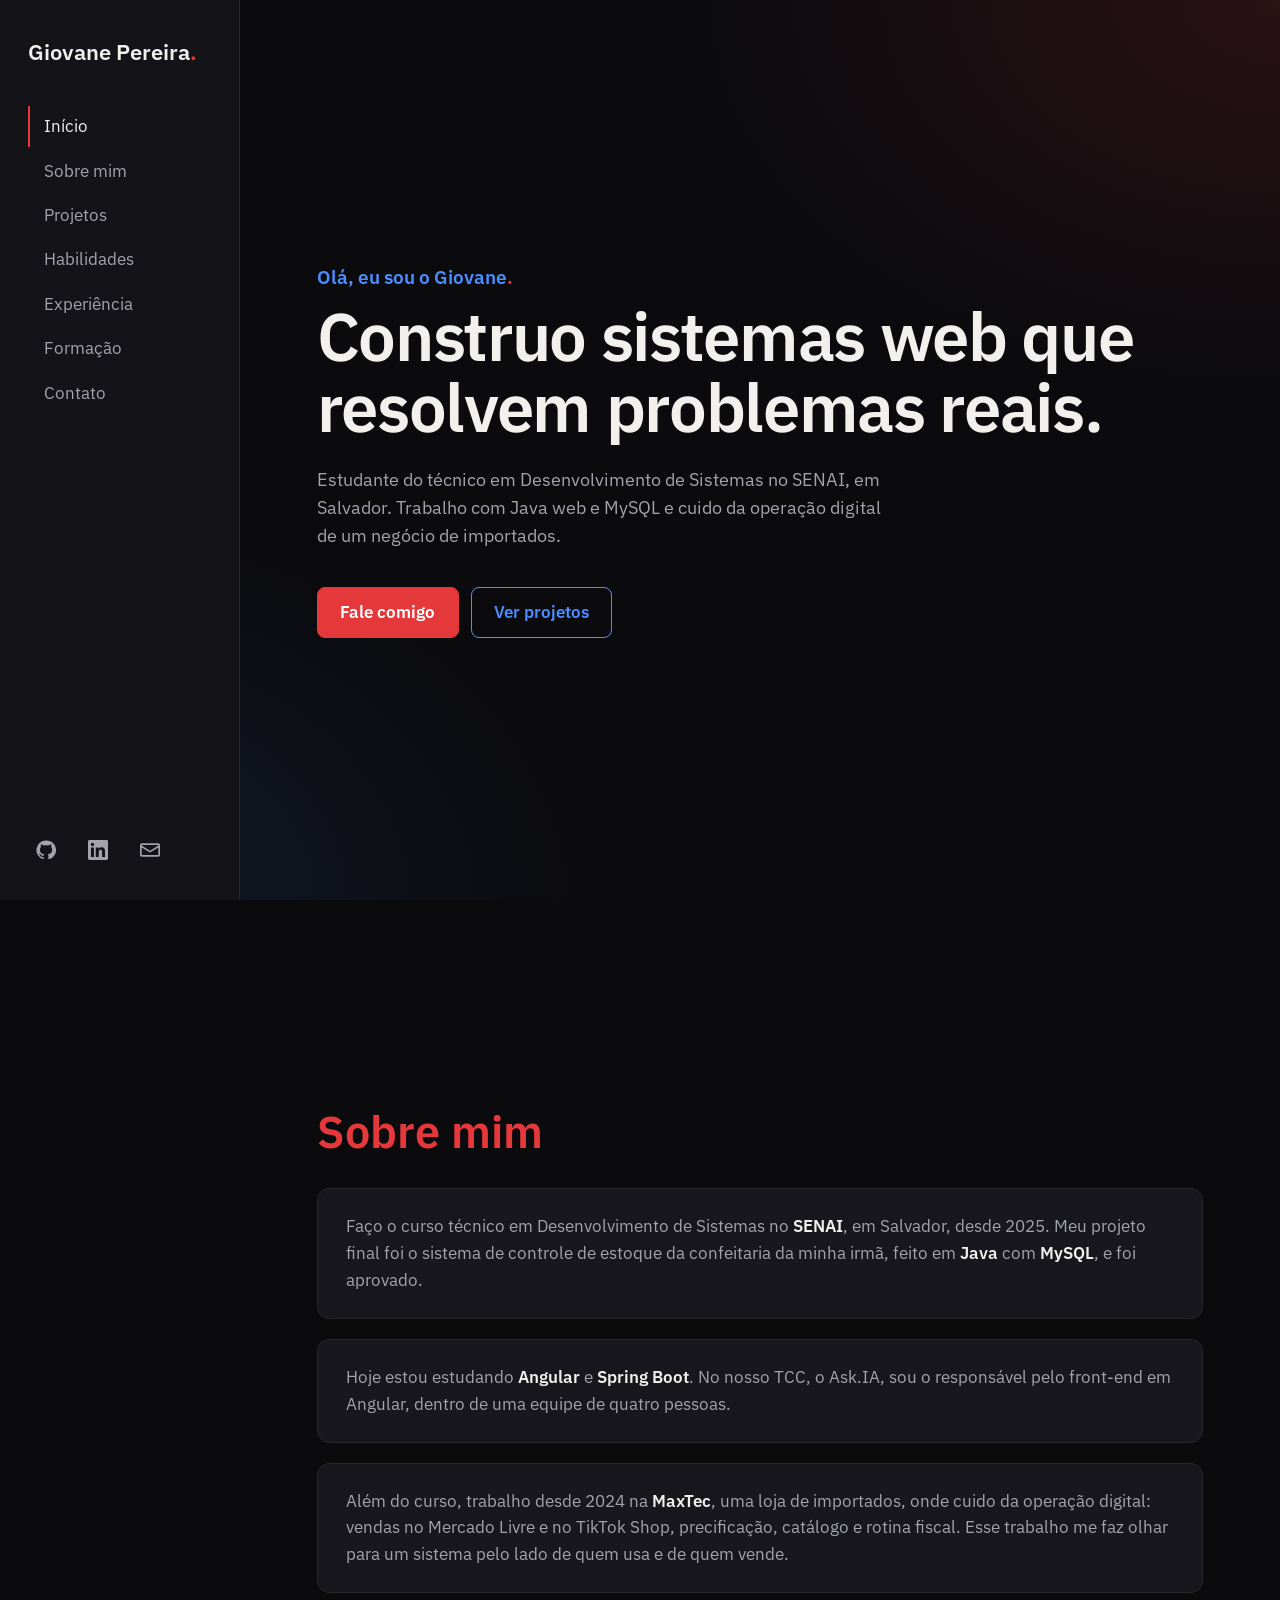
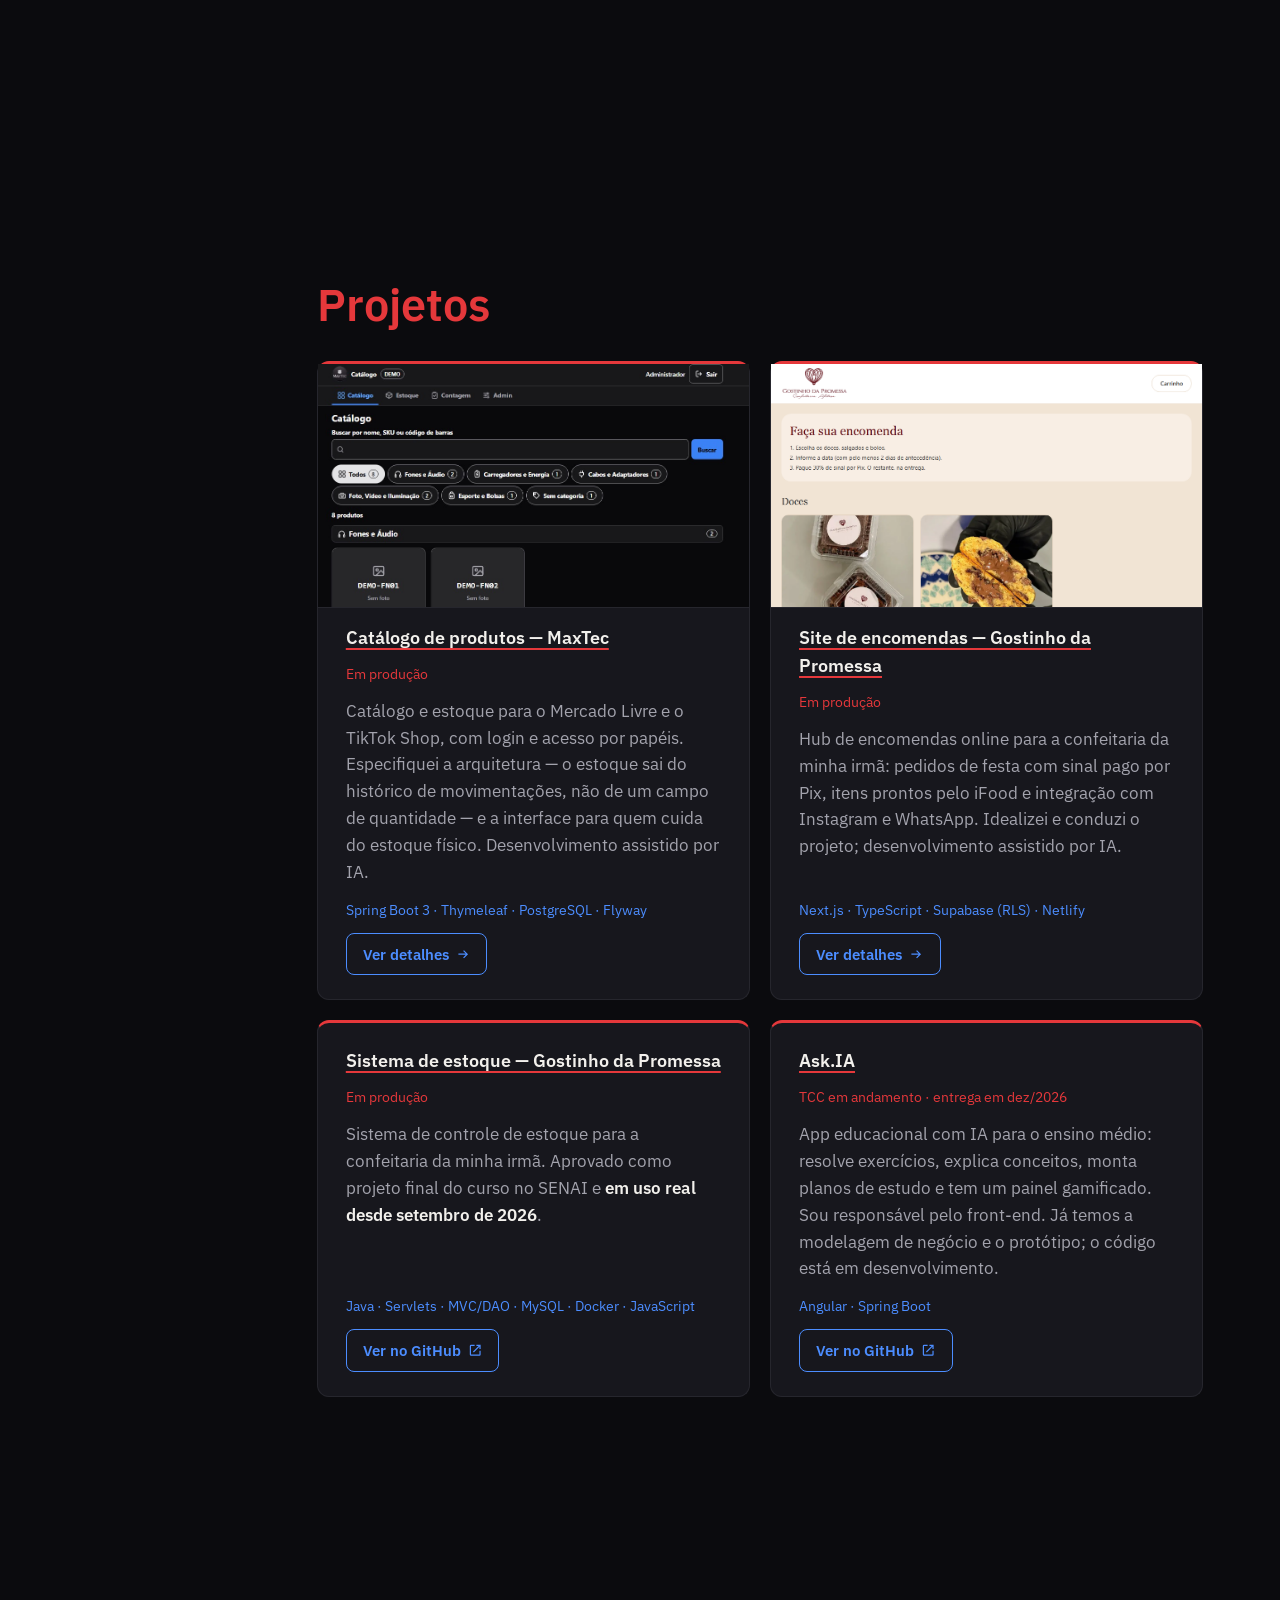
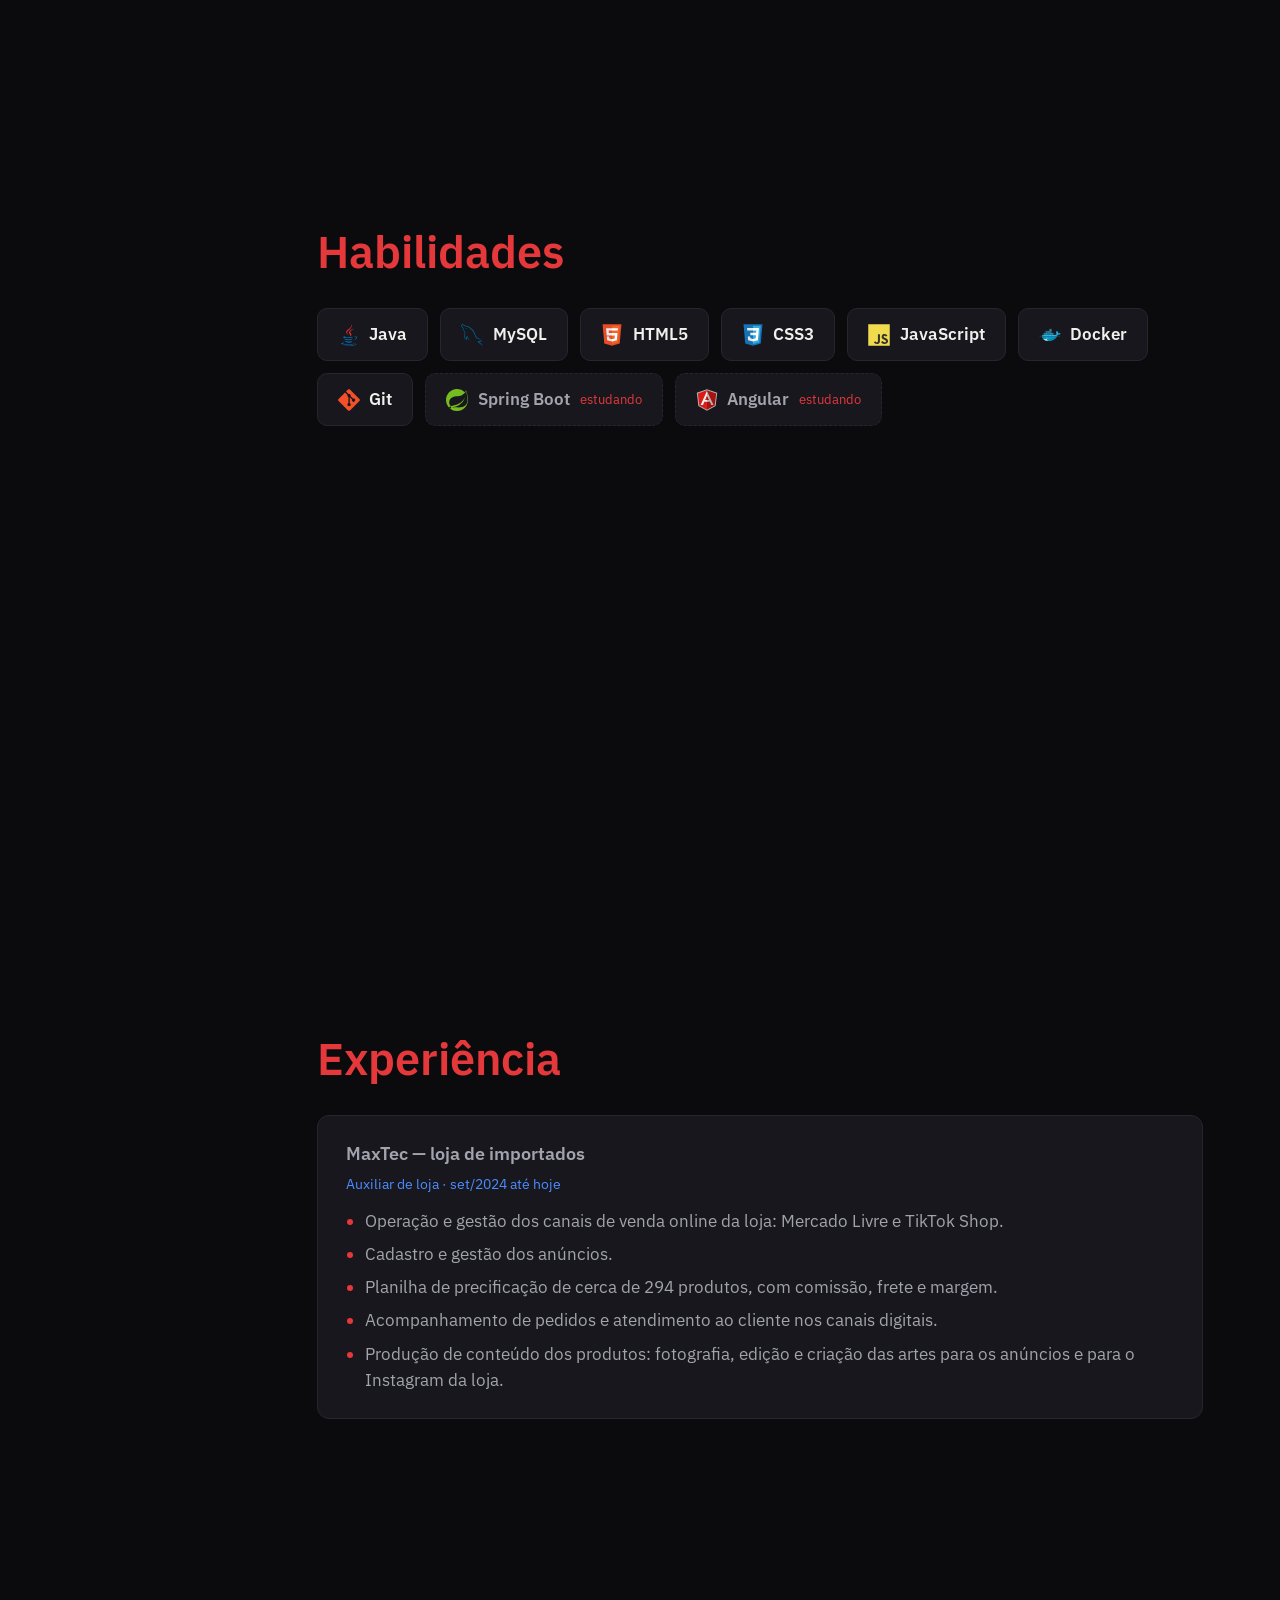
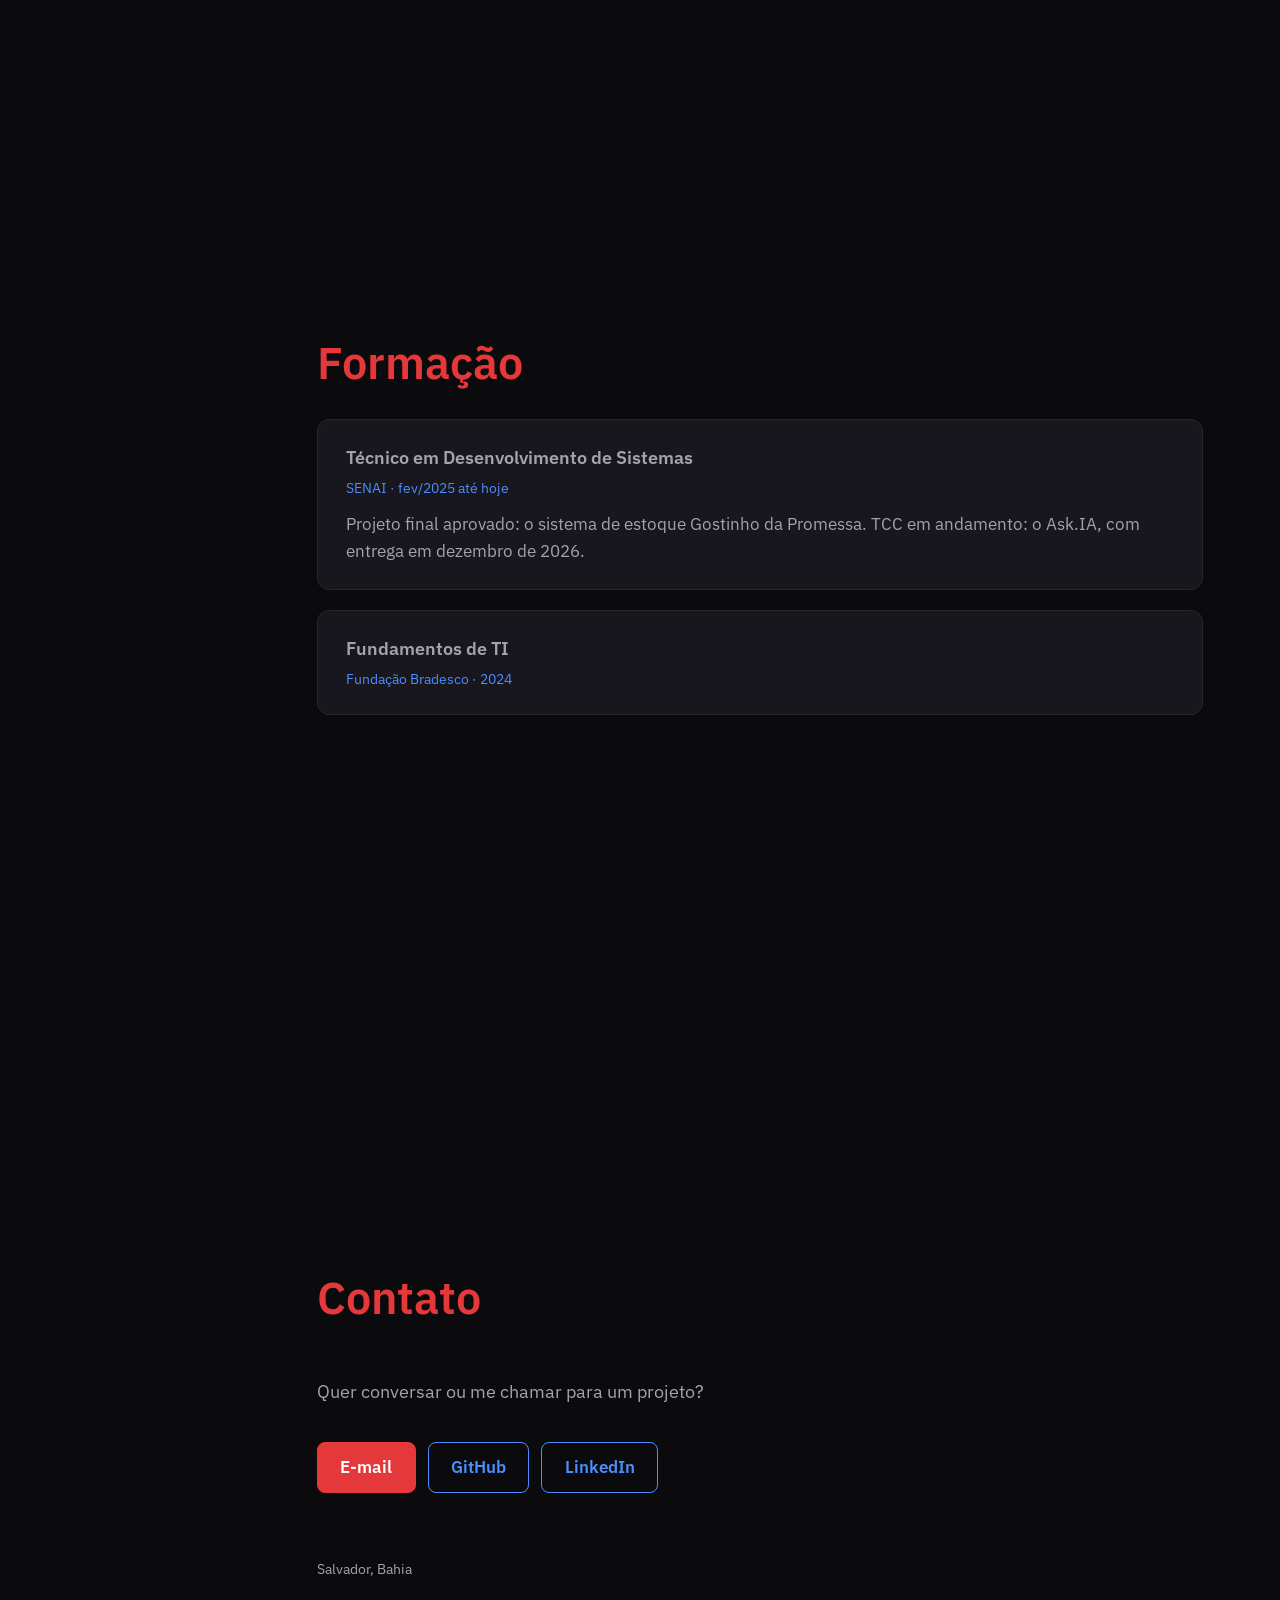
<file: index.html>
<!DOCTYPE html>
<html lang="pt-BR">
<head>
  <meta charset="UTF-8">
  <meta name="viewport" content="width=device-width, initial-scale=1.0">
  <title>Giovane Pereira — Desenvolvedor</title>
  <meta name="description" content="Estudante do técnico em Desenvolvimento de Sistemas no SENAI, em Salvador. Java web, MySQL e front-end com HTML, CSS e JavaScript.">
  <meta name="theme-color" content="#0B0B0E">
  <link rel="preconnect" href="https://fonts.googleapis.com">
  <link rel="preconnect" href="https://fonts.gstatic.com" crossorigin>
  <link href="https://fonts.googleapis.com/css2?family=IBM+Plex+Sans:wght@400;600&display=swap" rel="stylesheet">
  <!-- O ?v= força o navegador a baixar o CSS novo quando ele mudar -->
  <link rel="stylesheet" href="styles.css?v=11">
</head>
<body>
  <aside class="lateral">
    <a class="marca" href="#inicio">Giovane Pereira<span class="ponto">.</span></a>

    <nav aria-label="Seções da página">
      <a href="#inicio">Início</a>
      <a href="#sobre">Sobre mim</a>
      <a href="#projetos">Projetos</a>
      <a href="#habilidades">Habilidades</a>
      <a href="#experiencia">Experiência</a>
      <a href="#formacao">Formação</a>
      <a href="#contato">Contato</a>
    </nav>

    <div class="redes">
      <a href="https://github.com/giovanepdev" aria-label="GitHub">
        <svg viewBox="0 0 24 24" aria-hidden="true"><path d="M12 .5a11.5 11.5 0 0 0-3.64 22.41c.58.1.79-.25.79-.56v-2c-3.2.7-3.88-1.37-3.88-1.37-.52-1.33-1.28-1.69-1.28-1.69-1.05-.72.08-.7.08-.7 1.16.08 1.77 1.19 1.77 1.19 1.03 1.77 2.7 1.26 3.36.96.1-.75.4-1.26.73-1.55-2.56-.29-5.25-1.28-5.25-5.68 0-1.26.45-2.28 1.19-3.09-.12-.29-.52-1.46.11-3.05 0 0 .97-.31 3.17 1.18a11 11 0 0 1 5.77 0c2.2-1.49 3.17-1.18 3.17-1.18.63 1.59.23 2.76.11 3.05.74.81 1.19 1.83 1.19 3.09 0 4.41-2.7 5.38-5.26 5.67.41.36.78 1.06.78 2.14v3.17c0 .31.21.67.8.56A11.5 11.5 0 0 0 12 .5Z"/></svg>
      </a>
      <a href="https://www.linkedin.com/in/giovane-pereira-10614622a/" aria-label="LinkedIn">
        <svg viewBox="0 0 24 24" aria-hidden="true"><path d="M20.45 20.45h-3.56v-5.57c0-1.33-.02-3.04-1.85-3.04-1.85 0-2.14 1.45-2.14 2.94v5.67H9.35V9h3.41v1.56h.05c.48-.9 1.64-1.85 3.37-1.85 3.6 0 4.27 2.37 4.27 5.46v6.28ZM5.34 7.43a2.06 2.06 0 1 1 0-4.13 2.06 2.06 0 0 1 0 4.13ZM7.12 20.45H3.56V9h3.56v11.45ZM22.22 0H1.77C.79 0 0 .77 0 1.73v20.54C0 23.23.79 24 1.77 24h20.45c.98 0 1.78-.77 1.78-1.73V1.73C24 .77 23.2 0 22.22 0Z"/></svg>
      </a>
      <a href="mailto:giovanegrv2015@gmail.com" aria-label="E-mail">
        <svg viewBox="0 0 24 24" aria-hidden="true"><path d="M2 4h20a2 2 0 0 1 2 2v12a2 2 0 0 1-2 2H2a2 2 0 0 1-2-2V6a2 2 0 0 1 2-2Zm0 2v.5l10 6.25L22 6.5V6H2Zm20 2.86-9.47 5.92a1 1 0 0 1-1.06 0L2 8.86V18h20V8.86Z"/></svg>
      </a>
    </div>
  </aside>

  <main>
    <section id="inicio" class="secao secao-inicio">
      <p class="saudacao">Olá, eu sou o Giovane<span class="ponto">.</span></p>
      <h1>Construo sistemas web que resolvem problemas reais.</h1>
      <p class="apresentacao">
        Estudante do técnico em Desenvolvimento de Sistemas no SENAI, em Salvador. Trabalho com Java
        web e MySQL e cuido da operação digital de um negócio de importados.
      </p>
      <div class="acoes">
        <a class="botao botao-principal" href="#contato">Fale comigo</a>
        <a class="botao" href="#projetos">Ver projetos</a>
      </div>
    </section>

    <section id="sobre" class="secao">
      <h2>Sobre mim</h2>
      <div class="cartoes">
        <div class="cartao">
          <p>
            Faço o curso técnico em Desenvolvimento de Sistemas no <strong>SENAI</strong>, em
            Salvador, desde 2025. Meu projeto final foi o sistema de controle de estoque da confeitaria da minha irmã,
            feito em <strong>Java</strong> com <strong>MySQL</strong>, e foi aprovado.
          </p>
        </div>
        <div class="cartao">
          <p>
            Hoje estou estudando <strong>Angular</strong> e <strong>Spring Boot</strong>. No nosso
            TCC, o Ask.IA, sou o responsável pelo front-end em Angular, dentro de uma equipe de
            quatro pessoas.
          </p>
        </div>
        <div class="cartao">
          <p>
            Além do curso, trabalho desde 2024 na <strong>MaxTec</strong>, uma loja de importados,
            onde cuido da operação digital: vendas no Mercado Livre e no TikTok Shop, precificação,
            catálogo e rotina fiscal. Esse trabalho
            me faz olhar para um sistema pelo lado de quem usa e de quem vende.
          </p>
        </div>
      </div>
    </section>

    <section id="projetos" class="secao">
      <h2>Projetos</h2>
      <div class="grade">
        <article class="cartao projeto">
          <a class="previa" href="detalhe-maxtec.html" tabindex="-1" aria-hidden="true">
            <img src="previas/maxtec-catalogo.jpg" alt="" width="965" height="888" loading="lazy">
          </a>
          <h3><a href="detalhe-maxtec.html">Catálogo de produtos — MaxTec</a></h3>
          <p class="status">Em produção</p>
          <p>
            Catálogo e estoque para o Mercado Livre e o TikTok Shop, com login e acesso por
            papéis. Especifiquei a arquitetura — o estoque sai do histórico de movimentações, não
            de um campo de quantidade — e a interface para quem cuida do estoque físico.
            Desenvolvimento assistido por IA.
          </p>
          <p class="stack">Spring Boot 3 · Thymeleaf · PostgreSQL · Flyway</p>
          <a class="link-projeto" href="detalhe-maxtec.html">Ver detalhes
            <svg viewBox="0 0 24 24" aria-hidden="true"><path d="M13.3 5.3 11.9 6.7l4.3 4.3H4v2h12.2l-4.3 4.3 1.4 1.4 6.7-6.7-6.7-6.7Z"/></svg>
          </a>
        </article>

        <article class="cartao projeto">
          <a class="previa" href="detalhe-encomendas.html" tabindex="-1" aria-hidden="true">
            <img src="previas/encomendas-cardapio.png" alt="" width="1042" height="932" loading="lazy">
          </a>
          <h3><a href="detalhe-encomendas.html">Site de encomendas — Gostinho da Promessa</a></h3>
          <p class="status">Em produção</p>
          <p>
            Hub de encomendas online para a confeitaria da minha irmã: pedidos de festa com sinal
            pago por Pix, itens prontos pelo iFood e integração com Instagram e WhatsApp.
            Idealizei e conduzi o projeto; desenvolvimento assistido por IA.
          </p>
          <p class="stack">Next.js · TypeScript · Supabase (RLS) · Netlify</p>
          <a class="link-projeto" href="detalhe-encomendas.html">Ver detalhes
            <svg viewBox="0 0 24 24" aria-hidden="true"><path d="M13.3 5.3 11.9 6.7l4.3 4.3H4v2h12.2l-4.3 4.3 1.4 1.4 6.7-6.7-6.7-6.7Z"/></svg>
          </a>
        </article>

        <article class="cartao projeto">
          <h3><a href="https://github.com/giovanepdev/GostinhoDaPromessa">Sistema de estoque — Gostinho da Promessa</a></h3>
          <p class="status">Em produção</p>
          <p>
            Sistema de controle de estoque para a confeitaria da minha irmã. Aprovado como
            projeto final do curso no SENAI e <strong>em uso real desde setembro de 2026</strong>.
          </p>
          <p class="stack">Java · Servlets · MVC/DAO · MySQL · Docker · JavaScript</p>
          <a class="link-projeto" href="https://github.com/giovanepdev/GostinhoDaPromessa">Ver no GitHub
            <svg viewBox="0 0 24 24" aria-hidden="true"><path d="M14 3h7v7h-2V6.41l-9.29 9.3-1.42-1.42 9.3-9.29H14V3Z"/><path d="M19 19H5V5h6V3H5a2 2 0 0 0-2 2v14a2 2 0 0 0 2 2h14a2 2 0 0 0 2-2v-6h-2v6Z"/></svg>
          </a>
        </article>

        <article class="cartao projeto">
          <h3><a href="https://github.com/Ask-IA/ProjetoAskIA">Ask.IA</a></h3>
          <p class="status">TCC em andamento · entrega em dez/2026</p>
          <p>
            App educacional com IA para o ensino médio: resolve exercícios, explica conceitos,
            monta planos de estudo e tem um painel gamificado. Sou responsável pelo front-end.
            Já temos a modelagem de negócio e o protótipo; o código está em desenvolvimento.
          </p>
          <p class="stack">Angular · Spring Boot</p>
          <a class="link-projeto" href="https://github.com/Ask-IA/ProjetoAskIA">Ver no GitHub
            <svg viewBox="0 0 24 24" aria-hidden="true"><path d="M14 3h7v7h-2V6.41l-9.29 9.3-1.42-1.42 9.3-9.29H14V3Z"/><path d="M19 19H5V5h6V3H5a2 2 0 0 0-2 2v14a2 2 0 0 0 2 2h14a2 2 0 0 0 2-2v-6h-2v6Z"/></svg>
          </a>
        </article>
      </div>
    </section>

    <section id="habilidades" class="secao">
      <h2>Habilidades</h2>
      <ul class="habilidades">
        <li><img src="icones/java.svg" alt="" width="22" height="22">Java</li>
        <li><img src="icones/mysql.svg" alt="" width="22" height="22">MySQL</li>
        <li><img src="icones/html5.svg" alt="" width="22" height="22">HTML5</li>
        <li><img src="icones/css3.svg" alt="" width="22" height="22">CSS3</li>
        <li><img src="icones/javascript.svg" alt="" width="22" height="22">JavaScript</li>
        <li><img src="icones/docker.svg" alt="" width="22" height="22">Docker</li>
        <li><img src="icones/git.svg" alt="" width="22" height="22">Git</li>
        <li class="estudando"><img src="icones/spring-boot.svg" alt="" width="22" height="22">Spring Boot <span>estudando</span></li>
        <li class="estudando"><img src="icones/angular.svg" alt="" width="22" height="22">Angular <span>estudando</span></li>
      </ul>
    </section>

    <section id="experiencia" class="secao">
      <h2>Experiência</h2>
      <div class="cartoes">
        <article class="cartao">
          <h3>MaxTec — loja de importados</h3>
          <p class="periodo">Auxiliar de loja · set/2024 até hoje</p>
          <ul class="lista">
            <li>Operação e gestão dos canais de venda online da loja: Mercado Livre e TikTok Shop.</li>
            <li>Cadastro e gestão dos anúncios.</li>
            <li>Planilha de precificação de cerca de 294 produtos, com comissão, frete e margem.</li>
            <li>Acompanhamento de pedidos e atendimento ao cliente nos canais digitais.</li>
            <li>Produção de conteúdo dos produtos: fotografia, edição e criação das artes para os anúncios e para o Instagram da loja.</li>
          </ul>
        </article>
      </div>
    </section>

    <section id="formacao" class="secao">
      <h2>Formação</h2>
      <div class="cartoes">
        <article class="cartao">
          <h3>Técnico em Desenvolvimento de Sistemas</h3>
          <p class="periodo">SENAI · fev/2025 até hoje</p>
          <p>
            Projeto final aprovado: o sistema de estoque Gostinho da Promessa. TCC em andamento:
            o Ask.IA, com entrega em dezembro de 2026.
          </p>
        </article>
        <article class="cartao">
          <h3>Fundamentos de TI</h3>
          <p class="periodo">Fundação Bradesco · 2024</p>
        </article>
      </div>
    </section>

    <section id="contato" class="secao secao-contato">
      <h2>Contato</h2>
      <p class="apresentacao">Quer conversar ou me chamar para um projeto?</p>
      <div class="acoes">
        <a class="botao botao-principal" href="mailto:giovanegrv2015@gmail.com">E-mail</a>
        <a class="botao" href="https://github.com/giovanepdev">GitHub</a>
        <a class="botao" href="https://www.linkedin.com/in/giovane-pereira-10614622a/">LinkedIn</a>
      </div>
      <footer>Salvador, Bahia</footer>
    </section>
  </main>

  <script>
    // Marca na barra lateral a seção que está visível na tela
    const links = document.querySelectorAll('.lateral nav a');
    const secoes = document.querySelectorAll('main section[id]');

    function marcarAtivo(id) {
      links.forEach((link) => {
        if (link.getAttribute('href') === '#' + id) {
          link.setAttribute('aria-current', 'true');
          // No celular o menu rola de lado: mantém o link ativo à vista
          link.scrollIntoView({ block: 'nearest', inline: 'nearest' });
        } else {
          link.removeAttribute('aria-current');
        }
      });
    }

    // Seção clicada no menu. Perto do fim da página ela pode não chegar ao topo da tela,
    // então o clique vale até a pessoa rolar por conta própria.
    let clicada = null;

    document.querySelectorAll('a[href^="#"]').forEach((link) => {
      link.addEventListener('click', () => {
        clicada = link.getAttribute('href').slice(1);
        marcarAtivo(clicada);
      });
    });

    ['wheel', 'touchstart', 'keydown'].forEach((evento) => {
      window.addEventListener(evento, () => { clicada = null; }, { passive: true });
    });

    function atualizar() {
      const noFim = window.innerHeight + window.scrollY >= document.documentElement.scrollHeight - 2;
      if (noFim) return marcarAtivo(clicada || secoes[secoes.length - 1].id);
      if (clicada) return;

      let atual = secoes[0].id;
      secoes.forEach((secao) => {
        if (secao.getBoundingClientRect().top <= window.innerHeight * 0.4) atual = secao.id;
      });
      marcarAtivo(atual);
    }

    window.addEventListener('scroll', atualizar, { passive: true });
    atualizar();
  </script>
</body>
</html>
</file>
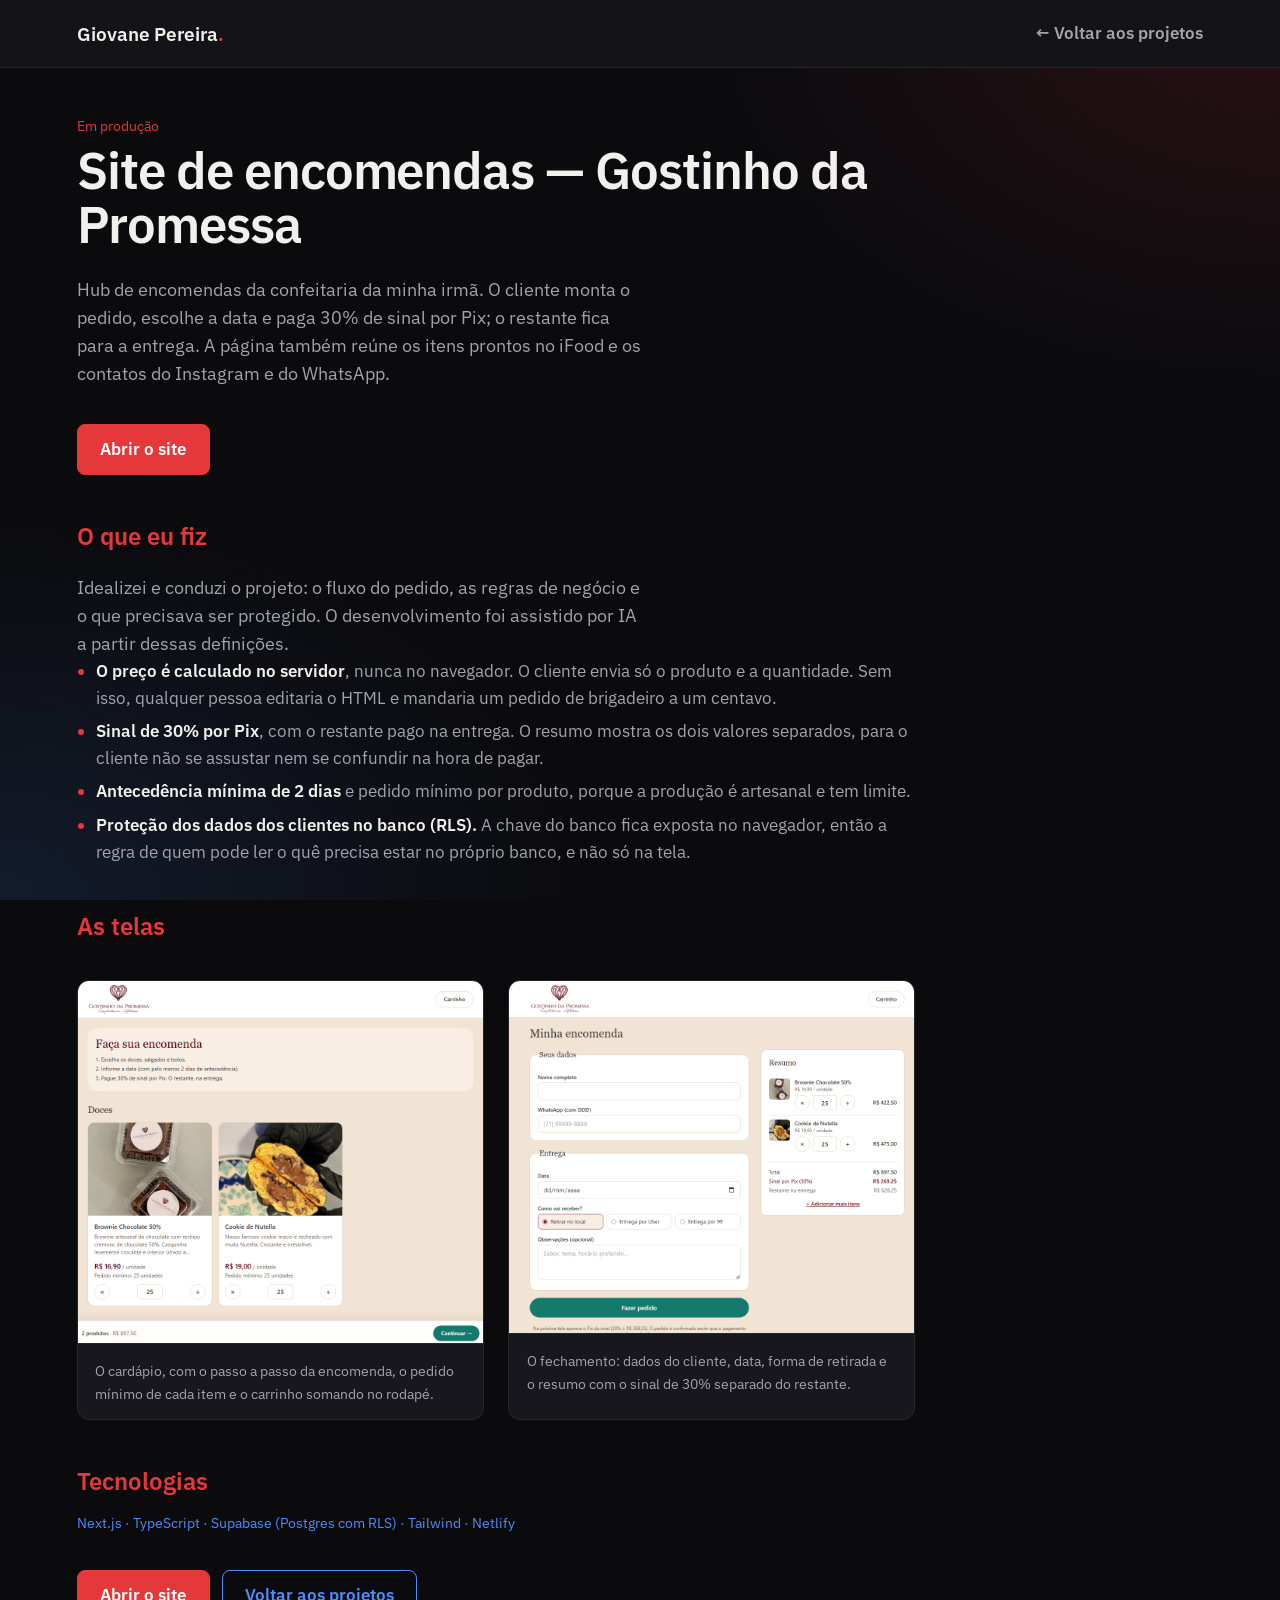
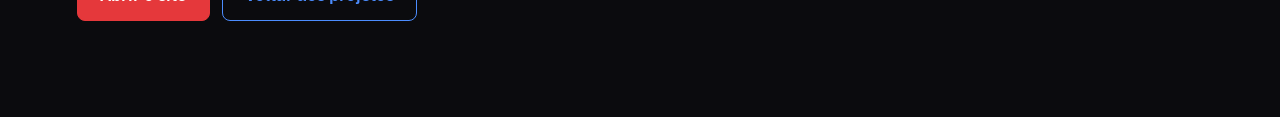
<file: detalhe-encomendas.html>
<!DOCTYPE html>
<html lang="pt-BR">
<head>
  <meta charset="UTF-8">
  <meta name="viewport" content="width=device-width, initial-scale=1.0">
  <title>Site de encomendas — Gostinho da Promessa · Giovane Pereira</title>
  <meta name="description" content="Hub de encomendas para uma confeitaria, com sinal de 30% por Pix, feito em Next.js e Supabase.">
  <meta name="theme-color" content="#0B0B0E">
  <link rel="preconnect" href="https://fonts.googleapis.com">
  <link rel="preconnect" href="https://fonts.gstatic.com" crossorigin>
  <link href="https://fonts.googleapis.com/css2?family=IBM+Plex+Sans:wght@400;600&display=swap" rel="stylesheet">
  <link rel="stylesheet" href="styles.css?v=11">
</head>
<body class="pagina-detalhe">
  <header class="topo">
    <a class="marca" href="index.html">Giovane Pereira<span class="ponto">.</span></a>
    <a class="voltar" href="index.html#projetos">← Voltar aos projetos</a>
  </header>

  <main class="detalhe">
    <p class="status">Em produção</p>
    <h1>Site de encomendas — Gostinho da Promessa</h1>
    <p class="apresentacao">
      Hub de encomendas da confeitaria da minha irmã. O cliente monta o pedido, escolhe a data e
      paga 30% de sinal por Pix; o restante fica para a entrega. A página também reúne os itens
      prontos no iFood e os contatos do Instagram e do WhatsApp.
    </p>

    <div class="acoes">
      <a class="botao botao-principal" href="https://gostinho-encomendas.netlify.app">Abrir o site</a>
    </div>

    <h2>O que eu fiz</h2>
    <p class="apresentacao">
      Idealizei e conduzi o projeto: o fluxo do pedido, as regras de negócio e o que precisava ser
      protegido. O desenvolvimento foi assistido por IA a partir dessas definições.
    </p>
    <ul class="lista">
      <li>
        <strong>O preço é calculado no servidor</strong>, nunca no navegador. O cliente envia só o
        produto e a quantidade. Sem isso, qualquer pessoa editaria o HTML e mandaria um pedido de
        brigadeiro a um centavo.
      </li>
      <li>
        <strong>Sinal de 30% por Pix</strong>, com o restante pago na entrega. O resumo mostra os
        dois valores separados, para o cliente não se assustar nem se confundir na hora de pagar.
      </li>
      <li>
        <strong>Antecedência mínima de 2 dias</strong> e pedido mínimo por produto, porque a
        produção é artesanal e tem limite.
      </li>
      <li>
        <strong>Proteção dos dados dos clientes no banco (RLS).</strong> A chave do banco fica
        exposta no navegador, então a regra de quem pode ler o quê precisa estar no próprio banco,
        e não só na tela.
      </li>
    </ul>

    <h2>As telas</h2>
    <div class="galeria">
      <figure>
        <img src="previas/encomendas-cardapio.png" alt="Cardápio com os doces, preços e pedido mínimo" width="1042" height="932" loading="lazy">
        <figcaption>O cardápio, com o passo a passo da encomenda, o pedido mínimo de cada item e o carrinho somando no rodapé.</figcaption>
      </figure>
      <figure>
        <img src="previas/encomendas-pedido.png" alt="Tela de fechamento do pedido, com dados, entrega e resumo" width="1072" height="932" loading="lazy">
        <figcaption>O fechamento: dados do cliente, data, forma de retirada e o resumo com o sinal de 30% separado do restante.</figcaption>
      </figure>
    </div>

    <h2>Tecnologias</h2>
    <p class="stack">Next.js · TypeScript · Supabase (Postgres com RLS) · Tailwind · Netlify</p>

    <div class="acoes">
      <a class="botao botao-principal" href="https://gostinho-encomendas.netlify.app">Abrir o site</a>
      <a class="botao" href="index.html#projetos">Voltar aos projetos</a>
    </div>
  </main>
</body>
</html>
</file>
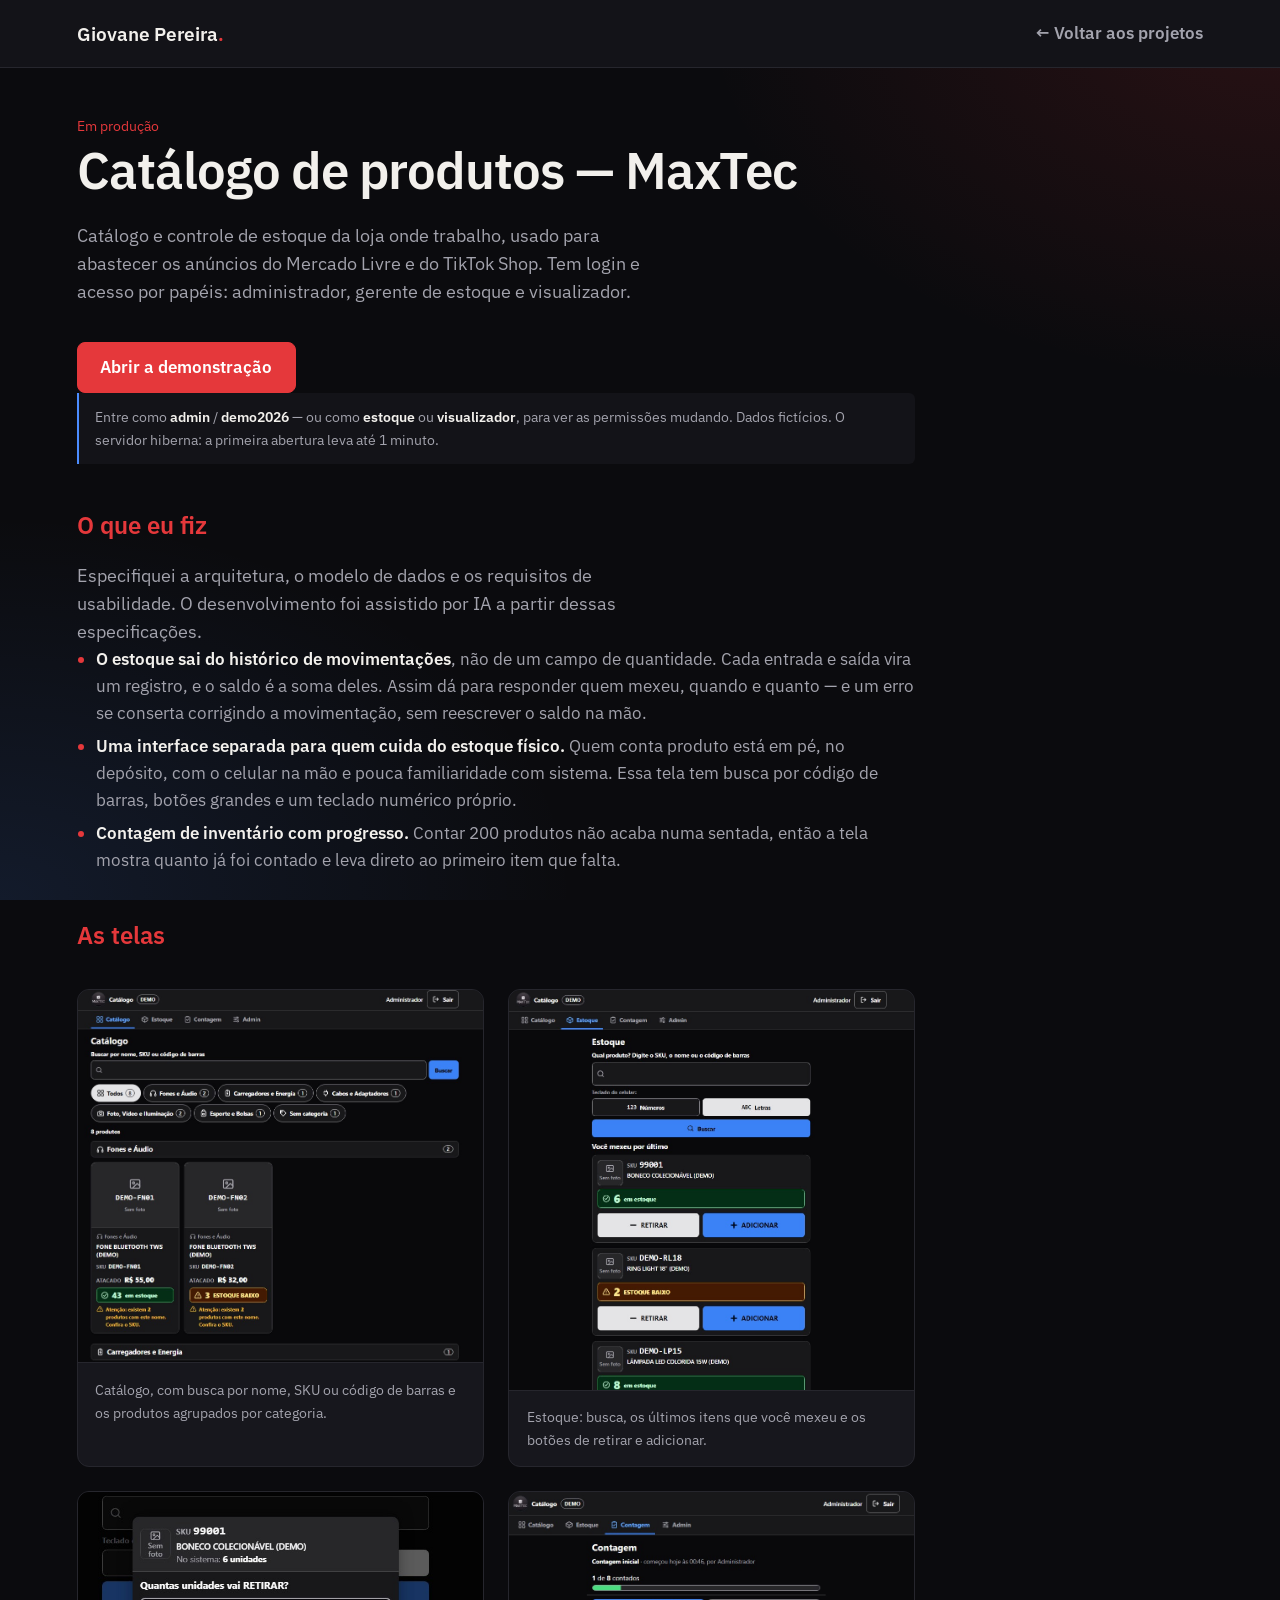
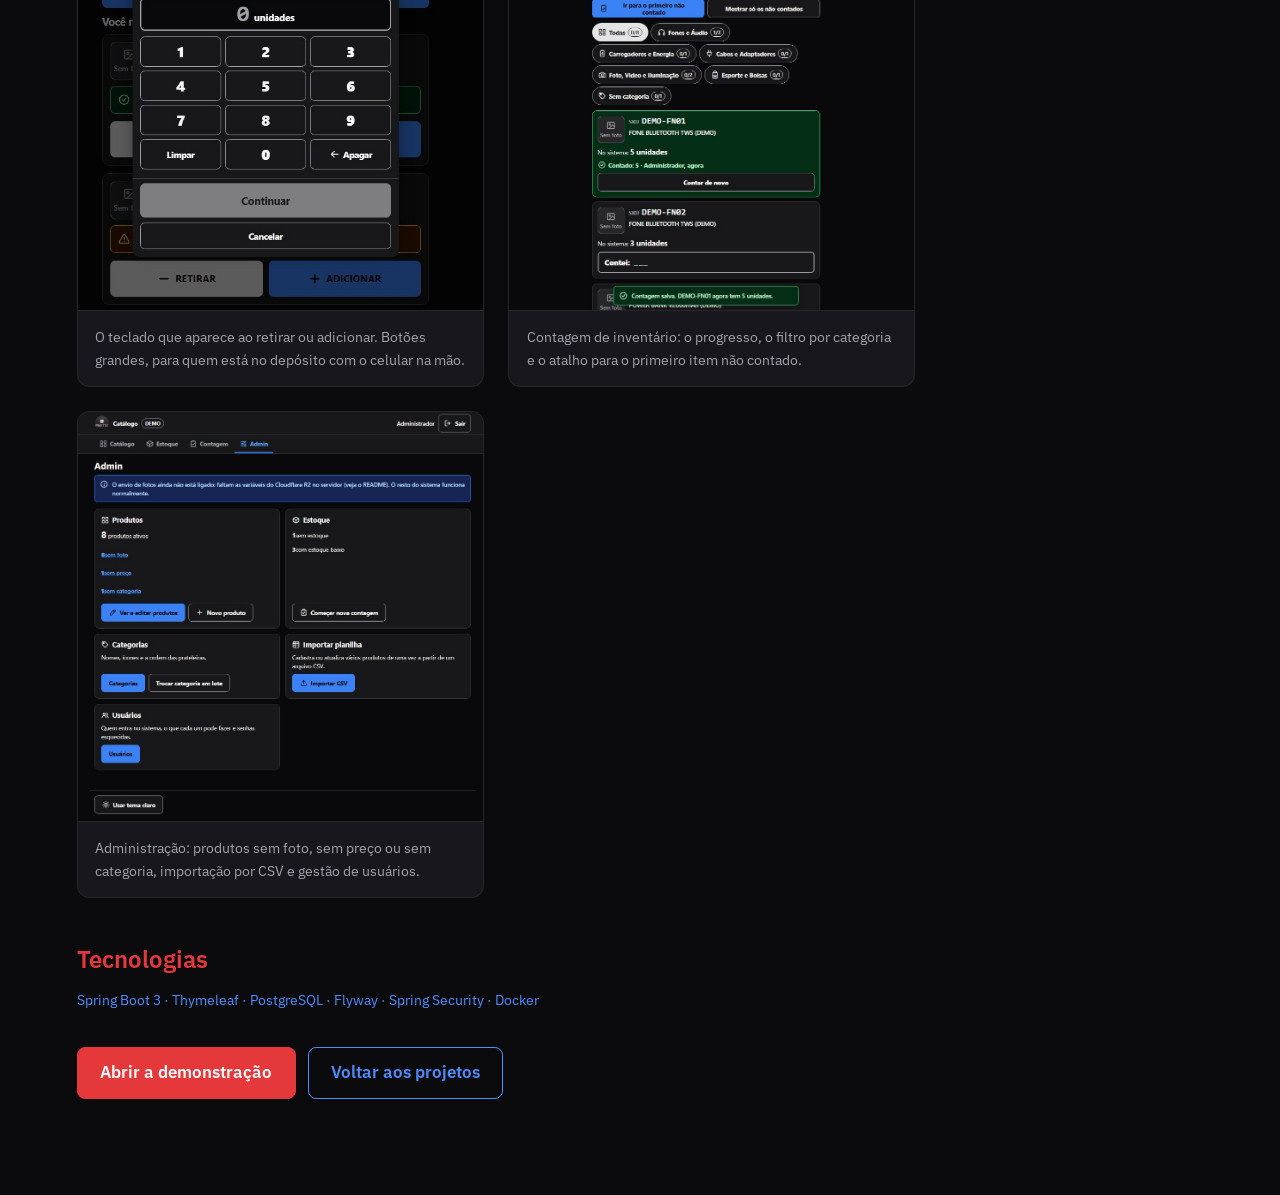
<file: detalhe-maxtec.html>
<!DOCTYPE html>
<html lang="pt-BR">
<head>
  <meta charset="UTF-8">
  <meta name="viewport" content="width=device-width, initial-scale=1.0">
  <title>Catálogo de produtos — MaxTec · Giovane Pereira</title>
  <meta name="description" content="Catálogo e controle de estoque para Mercado Livre e TikTok Shop, em Spring Boot, PostgreSQL e Thymeleaf.">
  <meta name="theme-color" content="#0B0B0E">
  <link rel="preconnect" href="https://fonts.googleapis.com">
  <link rel="preconnect" href="https://fonts.gstatic.com" crossorigin>
  <link href="https://fonts.googleapis.com/css2?family=IBM+Plex+Sans:wght@400;600&display=swap" rel="stylesheet">
  <link rel="stylesheet" href="styles.css?v=11">
</head>
<body class="pagina-detalhe">
  <header class="topo">
    <a class="marca" href="index.html">Giovane Pereira<span class="ponto">.</span></a>
    <a class="voltar" href="index.html#projetos">← Voltar aos projetos</a>
  </header>

  <main class="detalhe">
    <p class="status">Em produção</p>
    <h1>Catálogo de produtos — MaxTec</h1>
    <p class="apresentacao">
      Catálogo e controle de estoque da loja onde trabalho, usado para abastecer os anúncios do
      Mercado Livre e do TikTok Shop. Tem login e acesso por papéis: administrador, gerente de
      estoque e visualizador.
    </p>

    <div class="acoes">
      <a class="botao botao-principal" href="https://maxtec-catalogo-demo.onrender.com">Abrir a demonstração</a>
    </div>

    <p class="nota-demo">
      Entre como <strong>admin</strong> / <strong>demo2026</strong> — ou como <strong>estoque</strong>
      ou <strong>visualizador</strong>, para ver as permissões mudando. Dados fictícios. O servidor
      hiberna: a primeira abertura leva até 1 minuto.
    </p>

    <h2>O que eu fiz</h2>
    <p class="apresentacao">
      Especifiquei a arquitetura, o modelo de dados e os requisitos de usabilidade. O
      desenvolvimento foi assistido por IA a partir dessas especificações.
    </p>
    <ul class="lista">
      <li>
        <strong>O estoque sai do histórico de movimentações</strong>, não de um campo de
        quantidade. Cada entrada e saída vira um registro, e o saldo é a soma deles. Assim dá para
        responder quem mexeu, quando e quanto — e um erro se conserta corrigindo a movimentação,
        sem reescrever o saldo na mão.
      </li>
      <li>
        <strong>Uma interface separada para quem cuida do estoque físico.</strong> Quem conta
        produto está em pé, no depósito, com o celular na mão e pouca familiaridade com sistema.
        Essa tela tem busca por código de barras, botões grandes e um teclado numérico próprio.
      </li>
      <li>
        <strong>Contagem de inventário com progresso.</strong> Contar 200 produtos não acaba numa
        sentada, então a tela mostra quanto já foi contado e leva direto ao primeiro item que falta.
      </li>
    </ul>

    <h2>As telas</h2>
    <div class="galeria">
      <figure>
        <img src="previas/maxtec-catalogo.jpg" alt="Tela do catálogo, com busca e produtos agrupados por categoria" width="965" height="888" loading="lazy">
        <figcaption>Catálogo, com busca por nome, SKU ou código de barras e os produtos agrupados por categoria.</figcaption>
      </figure>
      <figure>
        <img src="previas/maxtec-estoque.jpg" alt="Tela de estoque, com busca e os últimos produtos movimentados" width="957" height="945" loading="lazy">
        <figcaption>Estoque: busca, os últimos itens que você mexeu e os botões de retirar e adicionar.</figcaption>
      </figure>
      <figure>
        <img src="previas/maxtec-teclado.jpg" alt="Teclado numérico grande para informar a quantidade" width="639" height="660" loading="lazy">
        <figcaption>O teclado que aparece ao retirar ou adicionar. Botões grandes, para quem está no depósito com o celular na mão.</figcaption>
      </figure>
      <figure>
        <img src="previas/maxtec-contagem.jpg" alt="Tela de contagem de inventário, com barra de progresso" width="916" height="945" loading="lazy">
        <figcaption>Contagem de inventário: o progresso, o filtro por categoria e o atalho para o primeiro item não contado.</figcaption>
      </figure>
      <figure>
        <img src="previas/maxtec-admin.jpg" alt="Painel de administração, com produtos, categorias, importação e usuários" width="942" height="951" loading="lazy">
        <figcaption>Administração: produtos sem foto, sem preço ou sem categoria, importação por CSV e gestão de usuários.</figcaption>
      </figure>
    </div>

    <h2>Tecnologias</h2>
    <p class="stack">Spring Boot 3 · Thymeleaf · PostgreSQL · Flyway · Spring Security · Docker</p>

    <div class="acoes">
      <a class="botao botao-principal" href="https://maxtec-catalogo-demo.onrender.com">Abrir a demonstração</a>
      <a class="botao" href="index.html#projetos">Voltar aos projetos</a>
    </div>
  </main>
</body>
</html>
</file>
<file: styles.css>
:root {
  --preto: #0B0B0E;
  --superficie: #131318;
  --cartao: #17171D;
  --grafite: #26262D;
  --texto: #F2F0EC;
  --texto-fraco: #A3A3AD;
  --vermelho: #E5383B;
  --azul: #4C8DFF;
  --largura-lateral: 240px;
}

* { box-sizing: border-box; }

html {
  scroll-behavior: smooth;
  /* Cada seção "encaixa" no topo da tela ao rolar, sem prender quem rola devagar */
  scroll-snap-type: y proximity;
}

@media (prefers-reduced-motion: reduce) {
  html { scroll-behavior: auto; }
}

body {
  margin: 0;
  background:
    radial-gradient(60rem 40rem at 100% 0%, rgba(229, 56, 59, 0.14), transparent 60%),
    radial-gradient(60rem 40rem at 0% 100%, rgba(76, 141, 255, 0.12), transparent 60%),
    var(--preto);
  background-attachment: fixed;
  color: var(--texto);
  font-family: "IBM Plex Sans", system-ui, sans-serif;
  font-size: 1.05rem;
  line-height: 1.6;
}

.ponto { color: var(--vermelho); }

a:focus-visible {
  outline: 2px solid var(--azul);
  outline-offset: 3px;
  border-radius: 4px;
}

/* Barra lateral */

.lateral {
  position: fixed;
  inset: 0 auto 0 0;
  z-index: 1;
  display: flex;
  flex-direction: column;
  width: var(--largura-lateral);
  padding: 2.5rem 1.75rem 2rem;
  background: var(--superficie);
  border-right: 1px solid var(--grafite);
}

.marca {
  margin-bottom: 2.5rem;
  font-size: 1.35rem;
  font-weight: 600;
  line-height: 1.2;
  color: var(--texto);
  text-decoration: none;
}

.lateral nav {
  display: flex;
  flex-direction: column;
  gap: 0.2rem;
}

.lateral nav a {
  padding: 0.45rem 0 0.45rem 0.9rem;
  border-left: 2px solid transparent;
  color: var(--texto-fraco);
  text-decoration: none;
}

.lateral nav a:hover { color: var(--texto); }

.lateral nav a[aria-current] {
  color: var(--texto);
  border-left-color: var(--vermelho);
}

.redes {
  display: flex;
  gap: 1rem;
  margin-top: auto;
}

.redes a {
  display: grid;
  place-items: center;
  width: 2.25rem;
  height: 2.25rem;
  color: var(--texto-fraco);
}

.redes a:hover { color: var(--azul); }

.redes svg {
  width: 1.25rem;
  height: 1.25rem;
  fill: currentColor;
}

/* Seções: cada categoria ocupa uma tela inteira */

main { margin-left: var(--largura-lateral); }

.secao {
  display: flex;
  flex-direction: column;
  justify-content: center;
  min-height: 100vh;
  min-height: 100svh;
  padding: 5rem clamp(1.5rem, 6vw, 5rem);
  scroll-snap-align: start;
}

.secao > * { width: 100%; max-width: 62rem; }

h1 {
  margin: 0.5rem 0 0;
  max-width: 18ch;
  font-size: clamp(2.4rem, 5.5vw, 4.2rem);
  font-weight: 600;
  line-height: 1.05;
  letter-spacing: -0.02em;
}

.saudacao {
  margin: 0;
  color: var(--azul);
  font-size: 1.2rem;
  font-weight: 600;
}

.apresentacao {
  margin: 1.5rem 0 0;
  max-width: 52ch;
  color: var(--texto-fraco);
  font-size: 1.1rem;
}

h2 {
  margin: 0 0 2rem;
  font-size: clamp(2rem, 4vw, 2.8rem);
  font-weight: 600;
  line-height: 1.1;
  color: var(--vermelho);
}

h3 {
  margin: 0 0 0.75rem;
  font-size: 1.1rem;
  font-weight: 600;
}

p { margin: 0; }

strong { color: var(--texto); font-weight: 600; }

/* Botões */

.acoes {
  display: flex;
  flex-wrap: wrap;
  gap: 0.75rem;
  margin-top: 2.25rem;
}

.botao {
  padding: 0.7rem 1.4rem;
  border: 1.5px solid var(--azul);
  border-radius: 8px;
  color: var(--azul);
  font-weight: 600;
  text-decoration: none;
}

.botao:hover { background: rgba(76, 141, 255, 0.12); }

.botao-principal {
  border-color: var(--vermelho);
  background: var(--vermelho);
  color: #fff;
}

.botao-principal:hover { background: #C92E31; }

/* Cartões */

.cartoes {
  display: flex;
  flex-direction: column;
  gap: 1.25rem;
}

.grade {
  display: grid;
  grid-template-columns: repeat(auto-fit, minmax(16rem, 1fr));
  gap: 1.25rem;
}

/* Com quatro projetos, duas colunas largas cabem melhor numa tela que três estreitas */
#projetos .grade { grid-template-columns: repeat(auto-fit, minmax(22rem, 1fr)); }

.cartao {
  padding: 1.5rem 1.75rem;
  background: var(--cartao);
  border: 1px solid var(--grafite);
  border-radius: 12px;
  color: var(--texto-fraco);
}

.projeto {
  display: flex;
  flex-direction: column;
  gap: 0.75rem;
  border-top: 3px solid var(--vermelho);
}

/* Prévia do projeto: mostra o topo da tela, que é a parte que explica o sistema */
.previa {
  display: block;
  margin: -1.5rem -1.75rem 0.25rem;
  border-bottom: 1px solid var(--grafite);
  overflow: hidden;
}

.previa img {
  display: block;
  width: 100%;
  height: auto;
  aspect-ratio: 16 / 9;
  object-fit: cover;
  object-position: top;
}

.previa:hover img { opacity: 0.85; }

.projeto h3 { margin: 0; }

.projeto .stack { margin-top: auto; }

/* Instruções de acesso da demonstração */
.nota-demo {
  padding: 0.75rem 1rem;
  border-left: 2px solid var(--azul);
  border-radius: 0 6px 6px 0;
  background: var(--superficie);
  color: var(--texto-fraco);
  font-size: 0.9rem;
}

.nota-demo strong { color: var(--texto); }

/* Link visível no rodapé do cartão, para não depender do título ser clicável */
.link-projeto {
  display: inline-flex;
  align-items: center;
  gap: 0.45rem;
  align-self: flex-start;
  padding: 0.5rem 1rem;
  border: 1.5px solid var(--azul);
  border-radius: 8px;
  color: var(--azul);
  font-size: 0.95rem;
  font-weight: 600;
  text-decoration: none;
}

.link-projeto:hover {
  background: rgba(76, 141, 255, 0.12);
  color: var(--azul);
}

.link-projeto svg {
  width: 0.95em;
  height: 0.95em;
  fill: currentColor;
}

.cartao h3 a {
  color: var(--texto);
  text-decoration: underline;
  text-decoration-color: var(--vermelho);
  text-underline-offset: 4px;
  text-decoration-thickness: 2px;
}

.cartao h3 a:hover {
  color: var(--azul);
  text-decoration-color: var(--azul);
}

.stack {
  font-size: 0.9rem;
  color: var(--azul);
}

.status {
  font-size: 0.85rem;
  color: var(--vermelho);
}

.periodo {
  margin: -0.5rem 0 0.75rem;
  font-size: 0.9rem;
  color: var(--azul);
}

.periodo:last-child { margin-bottom: 0; }

/* Habilidades: cada tecnologia é uma plaquinha com o ícone ao lado */

.habilidades {
  display: flex;
  flex-wrap: wrap;
  gap: 0.75rem;
  margin: 0;
  padding: 0;
  list-style: none;
}

.habilidades li {
  display: flex;
  align-items: center;
  gap: 0.6rem;
  padding: 0.75rem 1.25rem;
  background: var(--cartao);
  border: 1px solid var(--grafite);
  border-radius: 10px;
  color: var(--texto);
  font-weight: 600;
}

.habilidades img {
  width: 22px;
  height: 22px;
  flex: none;
}

.habilidades .estudando {
  border-style: dashed;
  color: var(--texto-fraco);
}

.habilidades .estudando span {
  color: var(--vermelho);
  font-size: 0.8rem;
  font-weight: 400;
}

.lista {
  margin: 0;
  padding-left: 1.2rem;
}

.lista li + li { margin-top: 0.4rem; }

.lista li::marker { color: var(--vermelho); }

.secao-contato footer {
  margin-top: 4rem;
  color: var(--texto-fraco);
  font-size: 0.9rem;
}

/* Páginas de detalhe de um projeto */

.pagina-detalhe main {
  margin-left: 0;
  padding: 0 clamp(1.5rem, 6vw, 5rem) 6rem;
}

.topo {
  display: flex;
  flex-wrap: wrap;
  gap: 1rem;
  align-items: center;
  justify-content: space-between;
  padding: 1.25rem clamp(1.5rem, 6vw, 5rem);
  margin-bottom: 3rem;
  background: var(--superficie);
  border-bottom: 1px solid var(--grafite);
}

.topo .marca {
  margin: 0;
  font-size: 1.2rem;
}

.voltar {
  color: var(--texto-fraco);
  font-weight: 600;
  text-decoration: none;
}

.voltar:hover { color: var(--azul); }

.detalhe { max-width: 62rem; }

.detalhe h1 {
  max-width: none;
  margin: 0.4rem 0 0;
  font-size: clamp(2rem, 4.5vw, 3.2rem);
}

.detalhe h2 {
  margin: 3rem 0 1rem;
  font-size: 1.5rem;
}

.detalhe .lista { color: var(--texto-fraco); }

.galeria {
  display: grid;
  grid-template-columns: repeat(auto-fit, minmax(20rem, 1fr));
  gap: 1.5rem;
  margin-top: 2.5rem;
}

.galeria figure {
  margin: 0;
  background: var(--cartao);
  border: 1px solid var(--grafite);
  border-radius: 12px;
  overflow: hidden;
}

.galeria img {
  display: block;
  width: 100%;
  height: auto;
  border-bottom: 1px solid var(--grafite);
}

.galeria figcaption {
  padding: 0.9rem 1.1rem;
  color: var(--texto-fraco);
  font-size: 0.9rem;
}

/* Telas estreitas: a barra lateral vira um menu fixo no topo */

@media (max-width: 820px) {
  html { scroll-snap-type: none; }

  .lateral {
    position: sticky;
    inset: 0 auto auto;
    width: auto;
    padding: 0.4rem 16px 0;
    border-right: 0;
    border-bottom: 1px solid var(--grafite);
  }

  /* O nome já aparece logo abaixo e os ícones estão em Contato */
  .marca,
  .redes { display: none; }

  .lateral nav {
    flex-direction: row;
    gap: 1.1rem;
    overflow-x: auto;
    scrollbar-width: none;
  }

  .lateral nav::-webkit-scrollbar { display: none; }

  .lateral nav a {
    flex: none;
    padding: 0.5rem 0 0.7rem;
    border-left: 0;
    border-bottom: 2px solid transparent;
    font-size: 0.9rem;
  }

  .lateral nav a[aria-current] { border-bottom-color: var(--vermelho); }

  main { margin-left: 0; }

  .secao {
    min-height: 0;
    padding: 3.5rem 16px;
    scroll-margin-top: 3rem;
  }

  .secao-inicio { min-height: calc(100svh - 3rem); }

  .cartao { padding: 1.25rem; }
}
</file>
